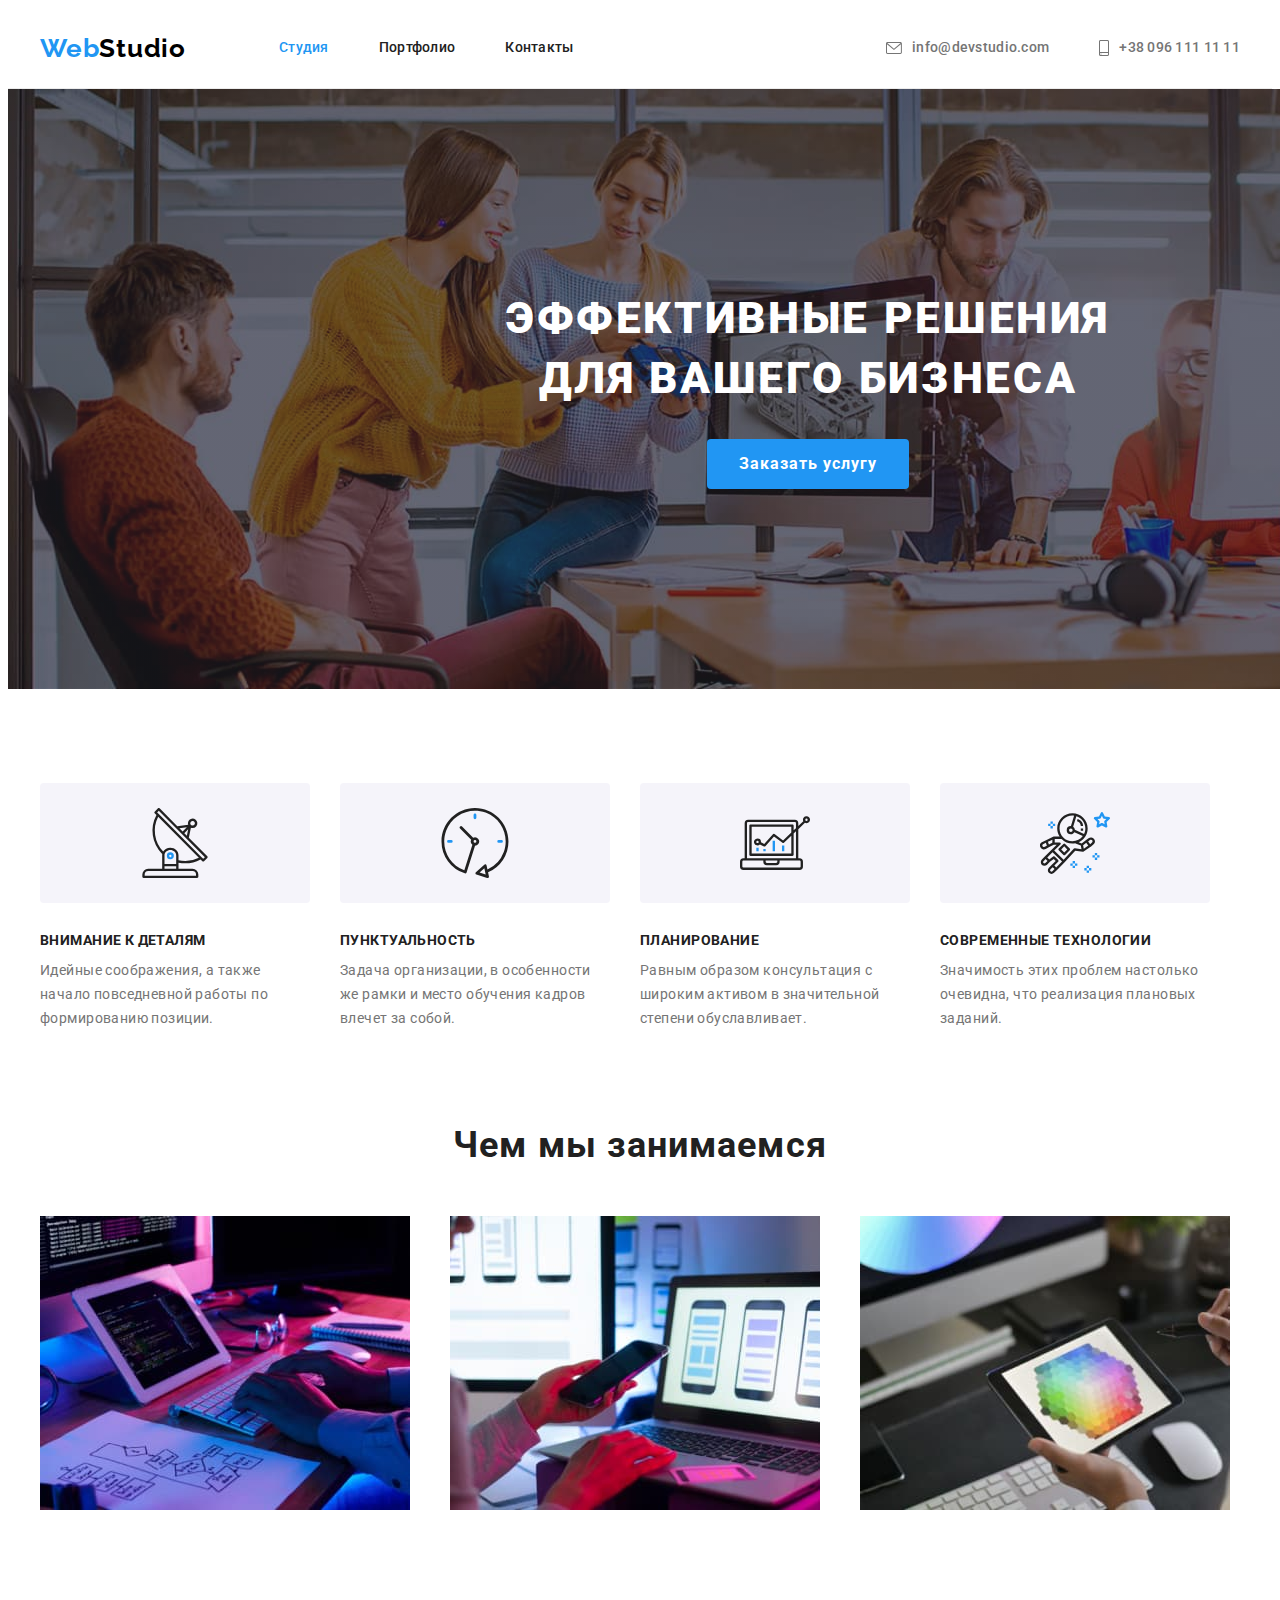
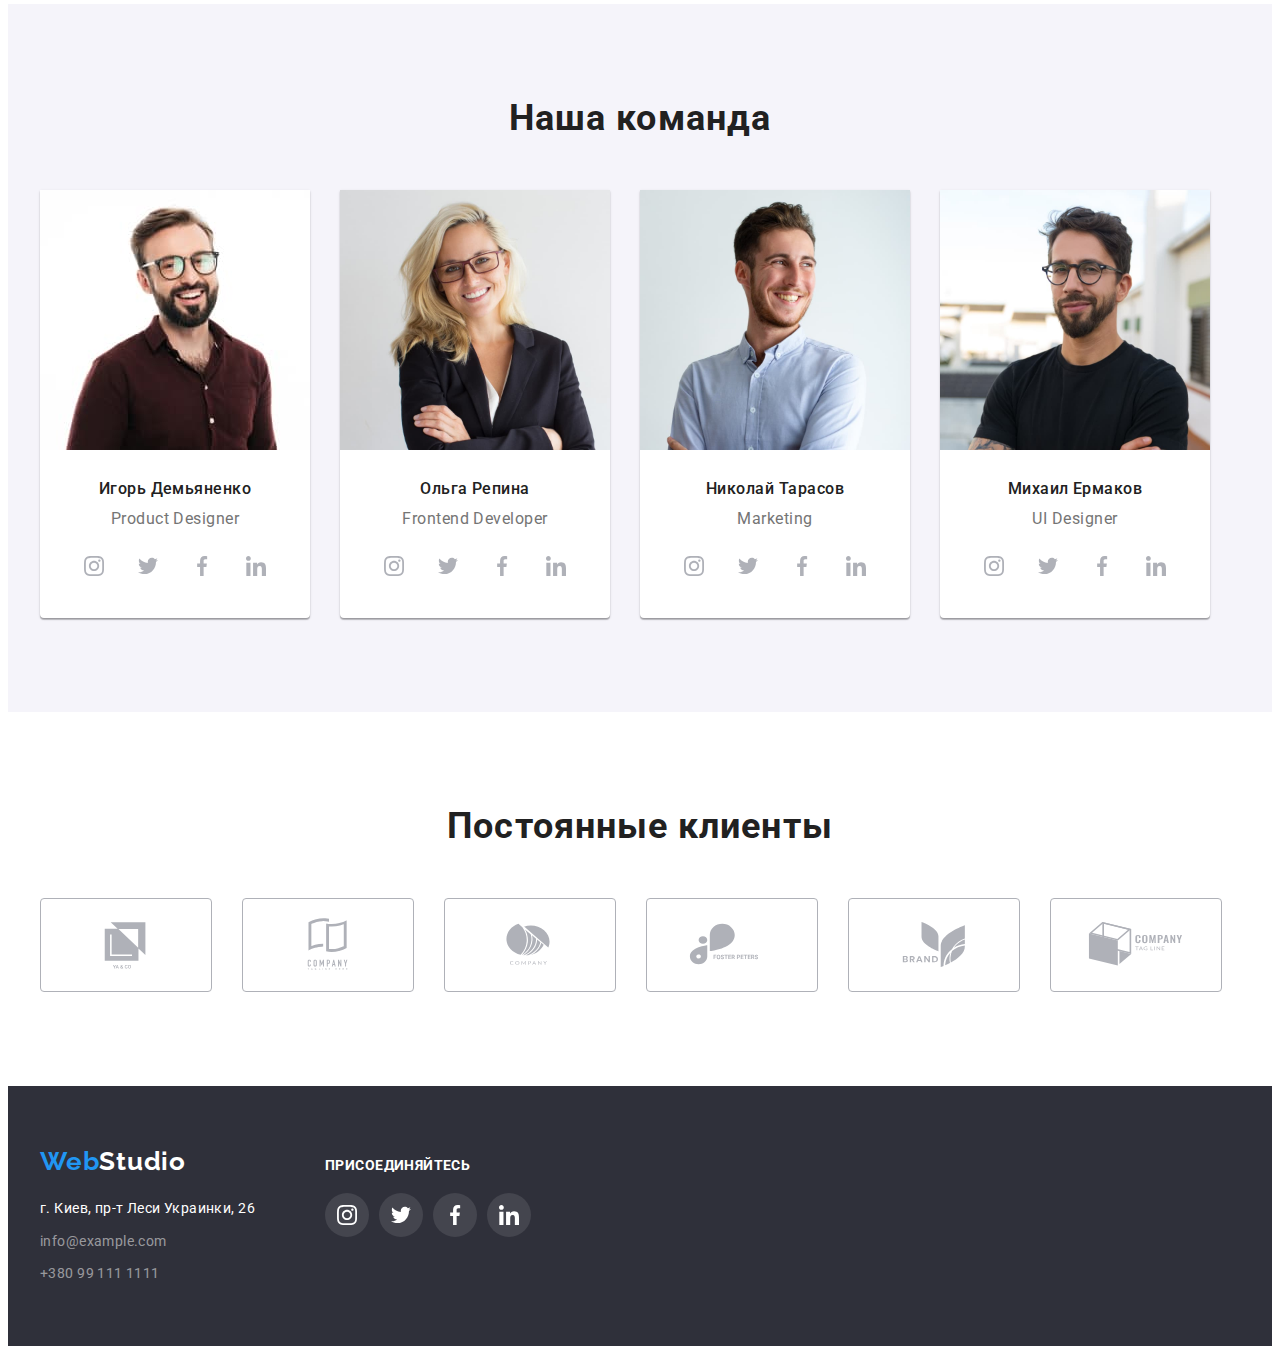
<file: index.html>
<!DOCTYPE html>
<html lang="ru">
  <head>
    <meta charset="UTF-8" />
    <meta http-equiv="X-UA-Compatible" content="IE=edge" />
    <meta name="viewport" content="width=device-width, initial-scale=1.0" />
    <title>Studio</title>
    <link rel="preconnect" href="https://fonts.googleapis.com" />
    <link rel="preconnect" href="https://fonts.gstatic.com" crossorigin />
    <link
      href="https://fonts.googleapis.com/css2?family=Raleway:wght@700&family=Roboto:wght@400;500;700;900&display=swap"
      rel="stylesheet"
    />
    <link
      rel="stylesheet"
      href="https://cdnjs.cloudflare.com/ajax/libs/modern-normalize/1.1.0/modern-normalize.min.css"
      integrity="sha512-wpPYUAdjBVSE4KJnH1VR1HeZfpl1ub8YT/NKx4PuQ5NmX2tKuGu6U/JRp5y+Y8XG2tV+wKQpNHVUX03MfMFn9Q=="
      crossorigin="anonymous"
      referrerpolicy="no-referrer"
    />
    <link rel="stylesheet" href="./css/style.css" />
  </head>
  <body>
    <!--Шапка таблицы-->
    <header class="header">
      <div class="container">
        <a href="./index.html" class="header-logo link"
          >Web<span class="logo-black">Studio</span></a
        >
        <nav class="nav">
          <ul class="nav-list list">
            <li class="nav-item">
              <a href="./index.html" class="nav-link active link">Студия</a>
            </li>
            <li class="nav-item">
              <a href="./portfolio.html" class="nav-link link">Портфолио</a>
            </li>
            <li class="nav-item"><a href="#" class="nav-link link">Контакты</a></li>
          </ul>
        </nav>
        <ul class="contact list">
          <li class="contact-item">
            <a href="mailto:info@devstudio.com" class="contact-link color-contact link"
              ><svg class="mail-soc-icon" width="16" height="12">
                <use href="./images/icons.svg.svg#icon-mail"></use></svg
              >info@devstudio.com</a
            >
          </li>
          <li class="contact-item">
            <a href="tel:+380961111111" class="contact-link color-contact link"
              ><svg class="tel-soc-icon" width="10" height="16">
                <use href="./images/icons.svg.svg#icon-smartphone"></use></svg
              >+38 096 111 11 11</a
            >
          </li>
        </ul>
      </div>
    </header>
    <!--Main контейнер-->
    <main>
      <!--Hero-->
      <section class="hero">
        <div class="container">
          <h1 class="hero-title">
            Эффективные решения <br />
            для вашего бизнеса
          </h1>
          <button type="button" class="hero-btn btn-text">Заказать услугу</button>
        </div>
      </section>
      <!--Benefits-->
      <section class="benefits section">
        <div class="container">
          <h2 class="visually-hidden">Почему именно мы?</h2>
          <ul class="benefits-list list">
            <li class="benefits-item icon-antena">
              <h3 class="benefits-subtitle">Внимание к деталям</h3>
              <p class="benefits-text">
                Идейные соображения, а также начало повседневной работы по формированию позиции.
              </p>
            </li>
            <li class="benefits-item icon-time">
              <h3 class="benefits-subtitle">Пунктуальность</h3>
              <p class="benefits-text">
                Задача организации, в особенности же рамки и место обучения кадров влечет за собой.
              </p>
            </li>
            <li class="benefits-item icon-diagram">
              <h3 class="benefits-subtitle">Планирование</h3>
              <p class="benefits-text">
                Равным образом консультация с широким активом в значительной степени обуславливает.
              </p>
            </li>
            <li class="benefits-item icon-feature">
              <h3 class="benefits-subtitle">Современные технологии</h3>
              <p class="benefits-text">
                Значимость этих проблем настолько очевидна, что реализация плановых заданий.
              </p>
            </li>
          </ul>
        </div>
      </section>
      <!--Works-->
      <section class="work section">
        <div class="container">
          <h2 class="work-title">Чем мы занимаемся</h2>
          <ul class="work-list list">
            <li class="work-item">
              <img src="./images/box1.jpg" alt="Website development" width="370" />
            </li>
            <li class="work-item">
              <img src="./images/img.jpg" alt="Website layout" width="370" />
            </li>
            <li class="work-item">
              <img src="./images/box3.jpg" alt="Color variables" width="370" />
            </li>
          </ul>
        </div>
      </section>
      <!--Team-->
      <section class="team section">
        <div class="container">
          <h2 class="team-title">Наша команда</h2>
          <ul class="team-list list">
            <li class="team-item">
              <img src="./images/img1.jpg" alt="Igor Demyanenko" width="270" />
              <div class="team-description">
                <h3 class="team-subtitle">Игорь Демьяненко</h3>
                <p class="team-text">Product Designer</p>
                <ul class="team-soc-list soc-list list">
                  <li class="team-soc-item soc-item">
                    <a href="" class="team-soc-link soc-link link">
                      <svg class="team-soc-icon" width="20" height="20">
                        <use href="./images/icons.svg.svg#icon-instagram"></use>
                      </svg>
                    </a>
                  </li>
                  <li class="team-soc-item soc-item">
                    <a href="" class="team-soc-link soc-link link"
                      ><svg class="team-soc-icon" width="20" height="20">
                        <use href="./images/icons.svg.svg#icon-twitter"></use></svg
                    ></a>
                  </li>
                  <li class="team-soc-item soc-item">
                    <a href="" class="team-soc-link soc-link link"
                      ><svg class="team-soc-icon" width="20" height="20">
                        <use href="./images/icons.svg.svg#icon-facebook"></use></svg
                    ></a>
                  </li>
                  <li class="team-soc-item soc-item">
                    <a href="" class="team-soc-link soc-link link"
                      ><svg class="team-soc-icon" width="20" height="20">
                        <use href="./images/icons.svg.svg#icon-linkedin"></use></svg
                    ></a>
                  </li>
                </ul>
              </div>
            </li>
            <li class="team-item">
              <img src="./images/img2.jpg" alt="Olga Repina" width="270" />
              <div class="team-description">
                <h3 class="team-subtitle">Ольга Репина</h3>
                <p class="team-text">Frontend Developer</p>
                <ul class="team-soc-list list">
                  <li class="team-soc-item soc-item">
                    <a href="" class="team-soc-link soc-link link">
                      <svg class="team-soc-icon" width="20" height="20">
                        <use href="./images/icons.svg.svg#icon-instagram"></use>
                      </svg>
                    </a>
                  </li>
                  <li class="team-soc-item soc-item">
                    <a href="" class="team-soc-link soc-link link"
                      ><svg class="team-soc-icon" width="20" height="20">
                        <use href="./images/icons.svg.svg#icon-twitter"></use></svg
                    ></a>
                  </li>
                  <li class="team-soc-item soc-item">
                    <a href="" class="team-soc-link soc-link link"
                      ><svg class="team-soc-icon" width="20" height="20">
                        <use href="./images/icons.svg.svg#icon-facebook"></use></svg
                    ></a>
                  </li>
                  <li class="team-soc-item soc-item">
                    <a href="" class="team-soc-link soc-link link"
                      ><svg class="team-soc-icon" width="20" height="20">
                        <use href="./images/icons.svg.svg#icon-linkedin"></use></svg
                    ></a>
                  </li>
                </ul>
              </div>
            </li>
            <li class="team-item">
              <img src="./images/img3.jpg" alt="Nikolai Tarasov" width="270" />
              <div class="team-description">
                <h3 class="team-subtitle">Николай Тарасов</h3>
                <p class="team-text">Marketing</p>
                <ul class="team-soc-list list">
                  <li class="team-soc-item soc-item">
                    <a href="" class="team-soc-link soc-link link">
                      <svg class="team-soc-icon" width="20" height="20">
                        <use href="./images/icons.svg.svg#icon-instagram"></use>
                      </svg>
                    </a>
                  </li>
                  <li class="team-soc-item soc-item">
                    <a href="" class="team-soc-link soc-link link"
                      ><svg class="team-soc-icon" width="20" height="20">
                        <use href="./images/icons.svg.svg#icon-twitter"></use></svg
                    ></a>
                  </li>
                  <li class="team-soc-item soc-item">
                    <a href="" class="team-soc-link soc-link link"
                      ><svg class="team-soc-icon" width="20" height="20">
                        <use href="./images/icons.svg.svg#icon-facebook"></use></svg
                    ></a>
                  </li>
                  <li class="team-soc-item soc-item">
                    <a href="" class="team-soc-link soc-link link"
                      ><svg class="team-soc-icon" width="20" height="20">
                        <use href="./images/icons.svg.svg#icon-linkedin"></use></svg
                    ></a>
                  </li>
                </ul>
              </div>
            </li>
            <li class="team-item">
              <img src="./images/img4.jpg" alt="Mikhail Ermakov" width="270" />
              <div class="team-description">
                <h3 class="team-subtitle">Михаил Ермаков</h3>
                <p class="team-text">UI Designer</p>
                <ul class="team-soc-list list">
                  <li class="team-soc-item soc-item">
                    <a href="" class="team-soc-link soc-link link">
                      <svg class="team-soc-icon" width="20" height="20">
                        <use href="./images/icons.svg.svg#icon-instagram"></use>
                      </svg>
                    </a>
                  </li>
                  <li class="team-soc-item soc-item">
                    <a href="" class="team-soc-link soc-link link"
                      ><svg class="team-soc-icon" width="20" height="20">
                        <use href="./images/icons.svg.svg#icon-twitter"></use></svg
                    ></a>
                  </li>
                  <li class="team-soc-item soc-item">
                    <a href="" class="team-soc-link soc-link link"
                      ><svg class="team-soc-icon" width="20" height="20">
                        <use href="./images/icons.svg.svg#icon-facebook"></use></svg
                    ></a>
                  </li>
                  <li class="team-soc-item soc-item">
                    <a href="" class="team-soc-link soc-link link"
                      ><svg class="team-soc-icon" width="20" height="20">
                        <use href="./images/icons.svg.svg#icon-linkedin"></use></svg
                    ></a>
                  </li>
                </ul>
              </div>
            </li>
          </ul>
        </div>
      </section>
      <!-- Clients -->
      <section class="clients section">
        <div class="container">
          <h2 class="clients-title">Постоянные клиенты</h2>
          <ul class="clients-list list">
            <li class="clients-item">
              <a href="" class="clients-link link"
                ><svg class="clients-icon" width="106" height="60">
                  <use href="./images/icons.svg.svg#icon-clients1"></use></svg
              ></a>
            </li>
            <li class="clients-item">
              <a href="" class="clients-link link"
                ><svg class="clients-icon" width="106" height="60">
                  <use href="./images/icons.svg.svg#icon-clients2"></use></svg
              ></a>
            </li>
            <li class="clients-item">
              <a href="" class="clients-link link"
                ><svg class="clients-icon" width="106" height="60">
                  <use href="./images/icons.svg.svg#icon-clients3"></use></svg
              ></a>
            </li>
            <li class="clients-item">
              <a href="" class="clients-link link"
                ><svg class="clients-icon" width="106" height="60">
                  <use href="./images/icons.svg.svg#icon-clients4"></use></svg
              ></a>
            </li>
            <li class="clients-item">
              <a href="" class="clients-link link"
                ><svg class="clients-icon" width="106" height="60">
                  <use href="./images/icons.svg.svg#icon-clients5"></use></svg
              ></a>
            </li>
            <li class="clients-item">
              <a href="" class="clients-link link"
                ><svg class="clients-icon" width="106" height="60">
                  <use href="./images/icons.svg.svg#icon-clients6"></use></svg
              ></a>
            </li>
          </ul>
        </div>
      </section>
    </main>
    <!--Footer-->
    <footer class="footer">
      <div class="container footer-position">
        <div class="footer-container">
          <a href="./index.html" class="footer-logo link"
            >Web<span class="logo-white">Studio</span>
          </a>
          <address class="footer-address">
            <ul class="address-list list">
              <li class="address-item">
                <a href="https://goo.gl/maps/MvwZzsq7E5ZULJPh9" class="address address-link link"
                  >г. Киев, пр-т Леси Украинки, 26</a
                >
              </li>
              <li class="address-item">
                <a href="mailto:info@example.com" class="address connect-link link"
                  >info@example.com</a
                >
              </li>
              <li class="address-item">
                <a href="tel:+380991111111" class="address connect-link link">+380 99 111 1111</a>
              </li>
            </ul>
          </address>
        </div>
        <div>
          <p class="join">Присоединяйтесь</p>
          <ul class="join-soc-list soc-list list">
            <li class="join-soc-item soc-item">
              <a href="" class="join-soc-link soc-link link"
                ><svg class="join-soc-icon" width="20" height="20">
                  <use href="./images/icons.svg.svg#icon-instagram"></use></svg
              ></a>
            </li>
            <li class="join-soc-item soc-item">
              <a href="" class="join-soc-link soc-link link"
                ><svg class="join-soc-icon" width="20" height="20">
                  <use href="./images/icons.svg.svg#icon-twitter"></use></svg
              ></a>
            </li>
            <li class="join-soc-item soc-item">
              <a href="" class="join-soc-link soc-link link"
                ><svg class="join-soc-icon" width="20" height="20">
                  <use href="./images/icons.svg.svg#icon-facebook"></use></svg
              ></a>
            </li>
            <li class="join-soc-item soc-item">
              <a href="" class="join-soc-link soc-link link"
                ><svg class="join-soc-icon" width="20" height="20">
                  <use href="./images/icons.svg.svg#icon-linkedin"></use></svg
              ></a>
            </li>
          </ul>
        </div>
      </div>
    </footer>
  </body>
</html>
</file>
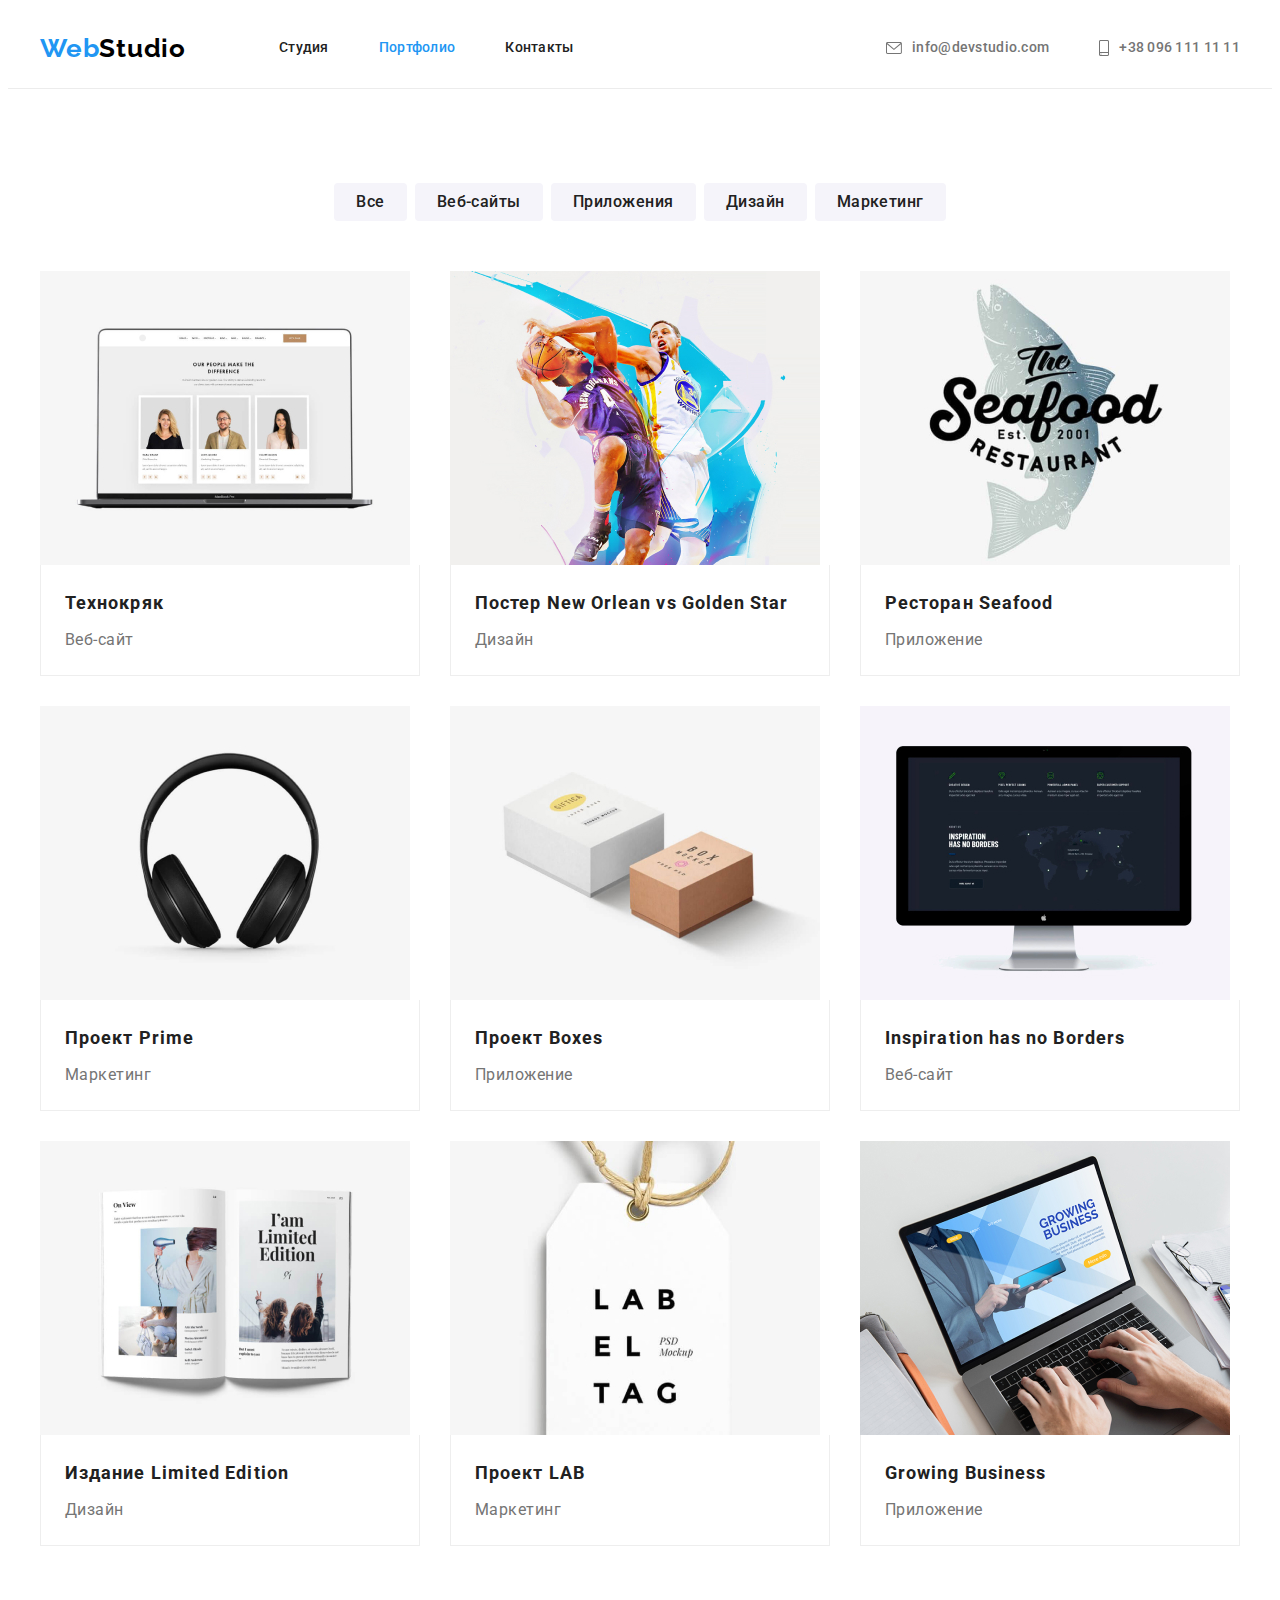
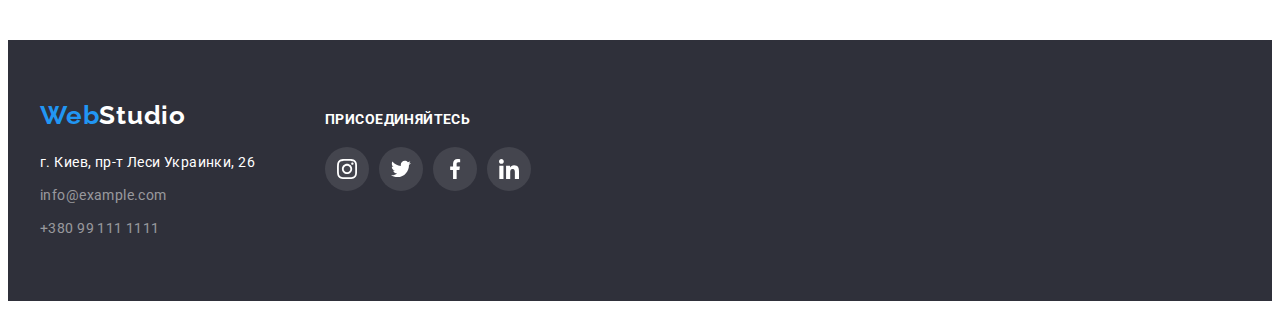
<file: portfolio.html>
<!DOCTYPE html>
<html lang="ru">
  <head>
    <meta charset="UTF-8" />
    <meta http-equiv="X-UA-Compatible" content="IE=edge" />
    <meta name="viewport" content="width=device-width, initial-scale=1.0" />
    <title>Portfolio</title>
    <link rel="preconnect" href="https://fonts.googleapis.com" />
    <link rel="preconnect" href="https://fonts.gstatic.com" crossorigin />
    <link
      href="https://fonts.googleapis.com/css2?family=Raleway:wght@700&family=Roboto:wght@400;500;700;900&display=swap"
      rel="stylesheet"
    />
    <link
      rel="stylesheet"
      href="https://cdnjs.cloudflare.com/ajax/libs/modern-normalize/1.1.0/modern-normalize.min.css"
      integrity="sha512-wpPYUAdjBVSE4KJnH1VR1HeZfpl1ub8YT/NKx4PuQ5NmX2tKuGu6U/JRp5y+Y8XG2tV+wKQpNHVUX03MfMFn9Q=="
      crossorigin="anonymous"
      referrerpolicy="no-referrer"
    />
    <link rel="stylesheet" href="./css/style.css" />
  </head>
  <body>
    <!-- Header  -->
    <header class="header">
      <div class="container">
        <a href="./index.html" class="header-logo link"
          >Web<span class="logo-black">Studio</span></a
        >
        <nav class="nav">
          <ul class="nav-list list">
            <li class="nav-item">
              <a href="./index.html" class="nav-link link">Студия</a>
            </li>
            <li class="nav-item">
              <a href="./portfolio.html" class="nav-link active link">Портфолио</a>
            </li>
            <li class="nav-item"><a href="#" class="nav-link link">Контакты</a></li>
          </ul>
        </nav>
        <ul class="contact list">
          <li class="contact-item">
            <a href="mailto:info@devstudio.com" class="contact-link color-contact link"
              ><svg class="mail-soc-icon" width="16" height="12">
                <use href="./images/icons.svg.svg#icon-mail"></use></svg
              >info@devstudio.com</a
            >
          </li>
          <li class="contact-item">
            <a href="tel:+380961111111" class="contact-link color-contact link"
              ><svg class="tel-soc-icon" width="10" height="16">
                <use href="./images/icons.svg.svg#icon-smartphone"></use></svg
              >+38 096 111 11 11</a
            >
          </li>
        </ul>
      </div>
    </header>
    <main>
      <!-- Portfilio -->
      <section class="portfolio section">
        <div class="container">
          <h1 class="visually-hidden">Наши фишки</h1>
          <ul class="portfolio-list list">
            <li class="portfolio-item">
              <button type="button" class="portfolio-btn portfolio-btn-text">Все</button>
            </li>
            <li class="portfolio-item">
              <button type="button" class="portfolio-btn portfolio-btn-text">Веб-сайты</button>
            </li>
            <li class="portfolio-item">
              <button type="button" class="portfolio-btn portfolio-btn-text">Приложения</button>
            </li>
            <li class="portfolio-item">
              <button type="button" class="portfolio-btn portfolio-btn-text">Дизайн</button>
            </li>
            <li class="portfolio-item">
              <button type="button" class="portfolio-btn portfolio-btn-text">Маркетинг</button>
            </li>
          </ul>
          <ul class="card list">
            <li class="card-item">
              <a href="./portfolio.html" class="card-link link">
                <img src="./images/img5.jpg" alt="Web sites" />
                <div class="card-text-possition">
                  <h3 class="card-subtitle">Технокряк</h3>
                  <p class="card-text">Веб-сайт</p>
                </div>
              </a>
            </li>
            <li class="card-item">
              <a href="" class="card-link link">
                <img src="./images/img6.jpg" alt="New Orlean vs Golden Star" />
                <div class="card-text-possition">
                  <h3 class="card-subtitle">Постер New Orlean vs Golden Star</h3>
                  <p class="card-text">Дизайн</p>
                </div>
              </a>
            </li>
            <li class="card-item">
              <a href="" class="card-link link">
                <img src="./images/img7.jpg" alt="Seafood" />
                <div class="card-text-possition">
                  <h3 class="card-subtitle">Ресторан Seafood</h3>
                  <p class="card-text">Приложение</p>
                </div>
              </a>
            </li>
            <li class="card-item">
              <a href="" class="card-link link">
                <img src="./images/img8.jpg" alt="Projects Prime" />
                <div class="card-text-possition">
                  <h3 class="card-subtitle">Проект Prime</h3>
                  <p class="card-text">Маркетинг</p>
                </div>
              </a>
            </li>
            <li class="card-item">
              <a href="" class="card-link link">
                <img src="./images/img9.jpg" alt="Projects Boxes" />
                <div class="card-text-possition">
                  <h3 class="card-subtitle">Проект Boxes</h3>
                  <p class="card-text">Приложение</p>
                </div>
              </a>
            </li>
            <li class="card-item">
              <a href="" class="card-link link">
                <img src="./images/img10.jpg" alt="Inspiration has no Borders" />
                <div class="card-text-possition">
                  <h3 class="card-subtitle">Inspiration has no Borders</h3>
                  <p class="card-text">Веб-сайт</p>
                </div>
              </a>
            </li>
            <li class="card-item">
              <a href="" class="card-link link">
                <img src="./images/img11.jpg" alt="Limited Edition" />
                <div class="card-text-possition">
                  <h3 class="card-subtitle">Издание Limited Edition</h3>
                  <p class="card-text">Дизайн</p>
                </div>
              </a>
            </li>
            <li class="card-item">
              <a href="" class="card-link link">
                <img src="./images/img12.jpg" alt="Projects LAB" />
                <div class="card-text-possition">
                  <h3 class="card-subtitle">Проект LAB</h3>
                  <p class="card-text">Маркетинг</p>
                </div>
              </a>
            </li>
            <li class="card-item">
              <a href="" class="card-link link">
                <img src="./images/img13.jpg" alt="Growing Business" />
                <div class="card-text-possition">
                  <h3 class="card-subtitle">Growing Business</h3>
                  <p class="card-text">Приложение</p>
                </div>
              </a>
            </li>
          </ul>
        </div>
      </section>
    </main>
    <!--Footer-->
    <footer class="footer">
      <div class="container footer-position">
        <div class="footer-container">
          <a href="./index.html" class="footer-logo link"
            >Web<span class="logo-white">Studio</span>
          </a>
          <address class="footer-address">
            <ul class="address-list list">
              <li class="address-item">
                <a href="https://goo.gl/maps/MvwZzsq7E5ZULJPh9" class="address address-link link"
                  >г. Киев, пр-т Леси Украинки, 26</a
                >
              </li>
              <li class="address-item">
                <a href="mailto:info@example.com" class="address connect-link link"
                  >info@example.com</a
                >
              </li>
              <li class="address-item">
                <a href="tel:+380991111111" class="address connect-link link">+380 99 111 1111</a>
              </li>
            </ul>
          </address>
        </div>
        <div>
          <p class="join">Присоединяйтесь</p>
          <ul class="join-soc-list soc-list list">
            <li class="join-soc-item soc-item">
              <a href="" class="join-soc-link soc-link link"
                ><svg class="join-soc-icon" width="20" height="20">
                  <use href="./images/icons.svg.svg#icon-instagram"></use></svg
              ></a>
            </li>
            <li class="join-soc-item soc-item">
              <a href="" class="join-soc-link soc-link link"
                ><svg class="join-soc-icon" width="20" height="20">
                  <use href="./images/icons.svg.svg#icon-twitter"></use></svg
              ></a>
            </li>
            <li class="join-soc-item soc-item">
              <a href="" class="join-soc-link soc-link link"
                ><svg class="join-soc-icon" width="20" height="20">
                  <use href="./images/icons.svg.svg#icon-facebook"></use></svg
              ></a>
            </li>
            <li class="join-soc-item soc-item">
              <a href="" class="join-soc-link soc-link link"
                ><svg class="join-soc-icon" width="20" height="20">
                  <use href="./images/icons.svg.svg#icon-linkedin"></use></svg
              ></a>
            </li>
          </ul>
        </div>
      </div>
    </footer>
  </body>
</html>
</file>
<file: css/style.css>
:root {
  --main-text-color: #757575;
  --second-text-color: #212121;
  --accent-text-color: #ffffff;
  --black-text-color: #000000;
  --background-main-color: #ffffff;
  --backgound-second-color: #f5f4fa;
  --accent-color: #2196f3;
  --header-footer-background-color: #2f303a;
  --team-icon-color: #afb1b8;
  --typical-margin: 30px;
}

/* ------------------------------GLOBAL STYLE---------------------------------------------- */
body {
  background-color: var(--background-main-color);
  color: var(--main-text-color);
  font-family: 'Roboto', sans-serif;
  font-size: 14px;
}
h1,
h2,
h3,
h4,
h5,
h6,
p {
  margin: 0;
}
ul {
  margin: 0;
  padding-left: 0;
}
img {
  display: block;
  max-width: 100%;
  height: auto;
}
.list {
  list-style: none;
}
.link {
  text-decoration: none;
}
.visually-hidden {
  position: absolute;
  white-space: nowrap;
  width: 1px;
  height: 1px;
  overflow: hidden;
  border: 0;
  padding: 0;
  clip: rect(0 0 0 0);
  clip-path: inset(50%);
  margin: -1px;
}
.container {
  width: 1200px;
  padding-left: 15px;
  padding-right: 15px;
  margin: 0 auto;
}
.section {
  padding-top: 94px;
  padding-bottom: 94px;
}
.soc-link {
  display: flex;
  align-items: center;
  justify-content: center;
  width: 100%;
  height: 100%;
  border-radius: 50%;
}
.soc-item {
  width: 44px;
  height: 44px;
}
/*  ------------------------------HEADER----------------------------------------------  */
.header {
  border-bottom: 1px solid #ececec;
}
/* -------------------------------LOGO------------------------------------------------- */
.header-logo,
.footer-logo {
  font-family: 'Raleway';
  font-weight: 700;
  font-size: 26px;
  line-height: 1.19;
  letter-spacing: 0.03em;
  color: var(--accent-color);
}
.logo-black {
  color: var(--black-text-color);
}

/* -------------------------------NAV------------------------------------------------ */
.header .container {
  display: flex;
  align-items: center;
}
.nav {
  display: flex;
  align-items: center;
  /* margin-right: 331px; */
}
.header-logo {
  margin-right: 93px;
}
.nav-link,
.contact-link {
  display: block;
  padding-top: 32px;
  padding-bottom: 32px;

  font-weight: 500;
  line-height: 1.14;
  letter-spacing: 0.02em;
  color: var(--second-text-color);
}
.nav-link:hover,
.nav-link:focus {
  color: var(--accent-color);
}
.nav-list {
  display: flex;
}
.nav-item:not(:last-child) {
  margin-right: 50px;
}
/* -----------------------CONTACTS------------------------------------- */
.contact-link:hover,
.contact-link:focus {
  color: var(--accent-color);
}
.contact {
  display: flex;
  margin-left: auto;
}
.contact-item:not(:last-child) {
  margin-right: 50px;
}
.active {
  color: var(--accent-color);
}
.color-contact {
  color: var(--main-text-color);
}
.contact-link {
  display: flex;
  align-items: center;
}
.tel-soc-icon,
.mail-soc-icon {
  fill: currentColor;
  margin-right: 10px;
}
/* -------------------------------HERO------------------------------ */
.hero {
  padding-top: 200px;
  padding-bottom: 200px;

  background-color: var(--header-footer-background-color);
  background-image: linear-gradient(rgba(47, 48, 58, 0.4), rgba(47, 48, 58, 0.4)),
    url(../images/hero-bg-img.jpg);
  background-size: cover;
  background-repeat: no-repeat;
  background-position: center;
  min-width: 1600px;
}
.hero-title {
  margin-bottom: var(--typical-margin);

  color: var(--accent-text-color);
  font-weight: 900;
  font-size: 44px;
  line-height: 1.36;
  text-align: center;
  letter-spacing: 0.06em;
  text-transform: uppercase;
}
.hero-btn {
  display: block;
  border: none;
  border-radius: 4px;
  padding: 10px 32px;
  margin: 0 auto;

  background-color: var(--accent-color);
  cursor: pointer;
}
.btn-text {
  color: var(--accent-text-color);
  font-family: inherit;
  font-weight: 700;
  font-size: 16px;
  line-height: 1.88;
  text-align: center;
  letter-spacing: 0.06em;
}
.hero-btn:hover,
.hero-btn:focus {
  background-color: #188ce8;
}
/* ---------------------------BENEFITS-------------------------- */

.benefits-list {
  display: flex;
  align-items: center;
}
.benefits-item:not(:last-child) {
  margin-right: var(--typical-margin);
}
.benefits-item {
  width: 270px;
}
.benefits-item::before {
  display: block;
  content: '';
  height: 120px;
  border-radius: 4px;
  background-size: 70px;
  background-repeat: no-repeat;
  background-position: center;
  background-color: var(--backgound-second-color);
}
.icon-antena::before {
  background-image: url(../images/icon-antenna.svg);
}
.icon-time::before {
  background-image: url(../images/icon-time.svg);
}
.icon-diagram::before {
  background-image: url(../images/icon-diagram.svg);
}
.icon-feature::before {
  background-image: url(../images/icon-feature.svg);
}
.benefits-subtitle {
  margin-top: 30px;
  margin-bottom: 10px;

  color: var(--second-text-color);
  font-size: 14px;
  line-height: 1.14;
  letter-spacing: 0.03em;
  text-transform: uppercase;
}
.benefits-text {
  line-height: 1.71;
  letter-spacing: 0.03em;
}
/* ----------------------------WORKS------------------------------ */
.work-list {
  display: flex;
  margin: -15px;
}
.work-item {
  flex-basis: calc(100% / 3 - 30px);
  margin: 15px;
}
.work {
  padding-top: 0px;
}
.work-title,
.team-title,
.clients-title {
  margin-bottom: 50px;

  color: var(--second-text-color);
  font-size: 36px;
  line-height: 1.16;
  text-align: center;
  letter-spacing: 0.03em;
}
/* ----------------------------TEAM------------------------------ */
.team {
  background-color: var(--backgound-second-color);
}
.team-list {
  display: flex;
}
.team-item:not(:last-child) {
  margin-right: var(--typical-margin);
}
.team-subtitle {
  margin-bottom: 10px;

  color: var(--second-text-color);
  font-weight: 500;
  font-size: 16px;
  line-height: 1.18;
  text-align: center;
  letter-spacing: 0.03em;
}
.team-item {
  width: 270px;
  background-color: var(--background-main-color);
  text-align: center;
  box-shadow: 0px 1px 3px rgba(0, 0, 0, 0.12), 0px 1px 1px rgba(0, 0, 0, 0.14),
    0px 2px 1px rgba(0, 0, 0, 0.2);
  border-radius: 0px 0px 4px 4px;
}
.team-text {
  margin-bottom: 16px;
  font-size: 16px;
  line-height: 19px;
  letter-spacing: 0.03em;
}
.team-description {
  border-radius: 0px 0px 4px 4px;
  padding-top: var(--typical-margin);
  padding-bottom: var(--typical-margin);
}
.team-soc-list {
  display: flex;
  justify-content: center;
}

.team-soc-item:not(:last-child) {
  margin-right: 10px;
}
/* .team-soc-link:hover,
.team-soc-link:focus {
  background-color: var(--accent-color);
} 
через бітька задали нащадку
.team-soc-link:hover .team-soc-icon,
.team-soc-link:focus .team-soc-icon {
  fill: var(--accent-text-color);
} */
.team-soc-link {
  color: var(--team-icon-color);
}
.team-soc-icon {
  fill: currentColor;
}
.team-soc-link:hover,
.team-soc-link:focus {
  background-color: var(--accent-color);
  color: var(--accent-text-color);
}
/* -------------------------CLIENTS------------------------------ */
.clients-list {
  display: flex;
}
.clients-item:not(:last-child) {
  margin-right: var(--typical-margin);
}

.clients-link {
  display: flex;
  align-items: center;
  justify-content: center;
  width: 170px;
  height: 92px;
  border: 1px solid #afb1b8;
  border-radius: 4px;
  color: var(--team-icon-color);
}
.clients-icon {
  fill: currentColor;
}
.clients-link:hover,
.clients-link:focus {
  color: var(--accent-color);
  border: 1px solid var(--accent-color);
}
/* -------------------------FOOTER------------------------------- */
.footer {
  padding-top: 60px;
  padding-bottom: 60px;
  background-color: var(--header-footer-background-color);
}
.footer-position {
  display: flex;
  align-items: baseline;
}
.footer-container {
  margin-right: 70px;
}
.footer-logo {
  display: inline-block;
  margin-bottom: 20px;
}
.logo-white {
  color: var(--accent-text-color);
}
.address-list {
  font-style: normal;
}
.address-item:not(:last-child) {
  margin-bottom: 9px;
}

.address {
  font-weight: 400px;
  line-height: 1.71;
  letter-spacing: 0.03em;
}
.address-link {
  color: var(--accent-text-color);
}
.connect-link {
  color: rgba(225, 225, 225, 0.6);
}
.address:hover {
  color: var(--accent-color);
}
.join {
  margin-bottom: 20px;
  font-weight: 700;
  line-height: 16px;
  letter-spacing: 0.03em;
  text-transform: uppercase;
  color: var(--accent-text-color);
}
.join-soc-list {
  display: flex;
  justify-content: center;
}
.join-soc-link {
  color: var(--accent-text-color);
  background-color: rgba(255, 255, 255, 0.1);
}
.join-soc-item:not(:last-child) {
  margin-right: 10px;
}
.join-soc-link {
  fill: currentColor;
}
.join-soc-link:hover,
.join-soc-link:focus {
  background-color: var(--accent-color);
}
/* ---------------------------Portfolio------------------------------------ */
.portfolio-btn {
  padding: 6px 22px;
  border: none;
  border-radius: 4px;
  background-color: var(--backgound-second-color);
  color: var(--second-text-color);
}
.portfolio-btn:hover,
.portfolio-btn:focus {
  background-color: var(--accent-color);
  color: var(--accent-text-color);
  box-shadow: 0px 3px 1px rgba(0, 0, 0, 0.1), 0px 1px 2px rgba(0, 0, 0, 0.08),
    0px 2px 2px rgba(0, 0, 0, 0.12);
}

.portfolio-list {
  display: flex;
  justify-content: center;
  margin-bottom: 50px;
}
.portfolio-item:not(:last-child) {
  margin-right: 8px;
}
.portfolio-btn-text {
  font-family: inherit;
  font-weight: 500;
  font-size: 16px;
  line-height: 1.62;
  text-align: center;
  letter-spacing: 0.03em;
}
/* ----------------------------------CARDS----------------------------------- */
.card {
  display: flex;
  flex-wrap: wrap;
  margin: -15px;
}
.card-link {
  display: block;
  color: inherit;
}
.card-link:hover,
.card-link:focus {
  box-shadow: 0px 1px 1px rgba(0, 0, 0, 0.12), 0px 4px 4px rgba(0, 0, 0, 0.06),
    1px 4px 6px rgba(0, 0, 0, 0.16);
}
.card-item {
  flex-basis: calc(100% / 3 - 30px);
  margin: 15px;
}
.card-subtitle {
  margin-bottom: 4px;
  color: var(--second-text-color);
  font-size: 18px;
  line-height: 2;
  letter-spacing: 0.06em;
}
.card-text {
  font-size: 16px;
  line-height: 1.88;
  letter-spacing: 0.03em;
}
.card-text-possition {
  padding: 20px 24px;
  border: 1px solid #eeeeee;
  border-top: 0;
}
</file>
